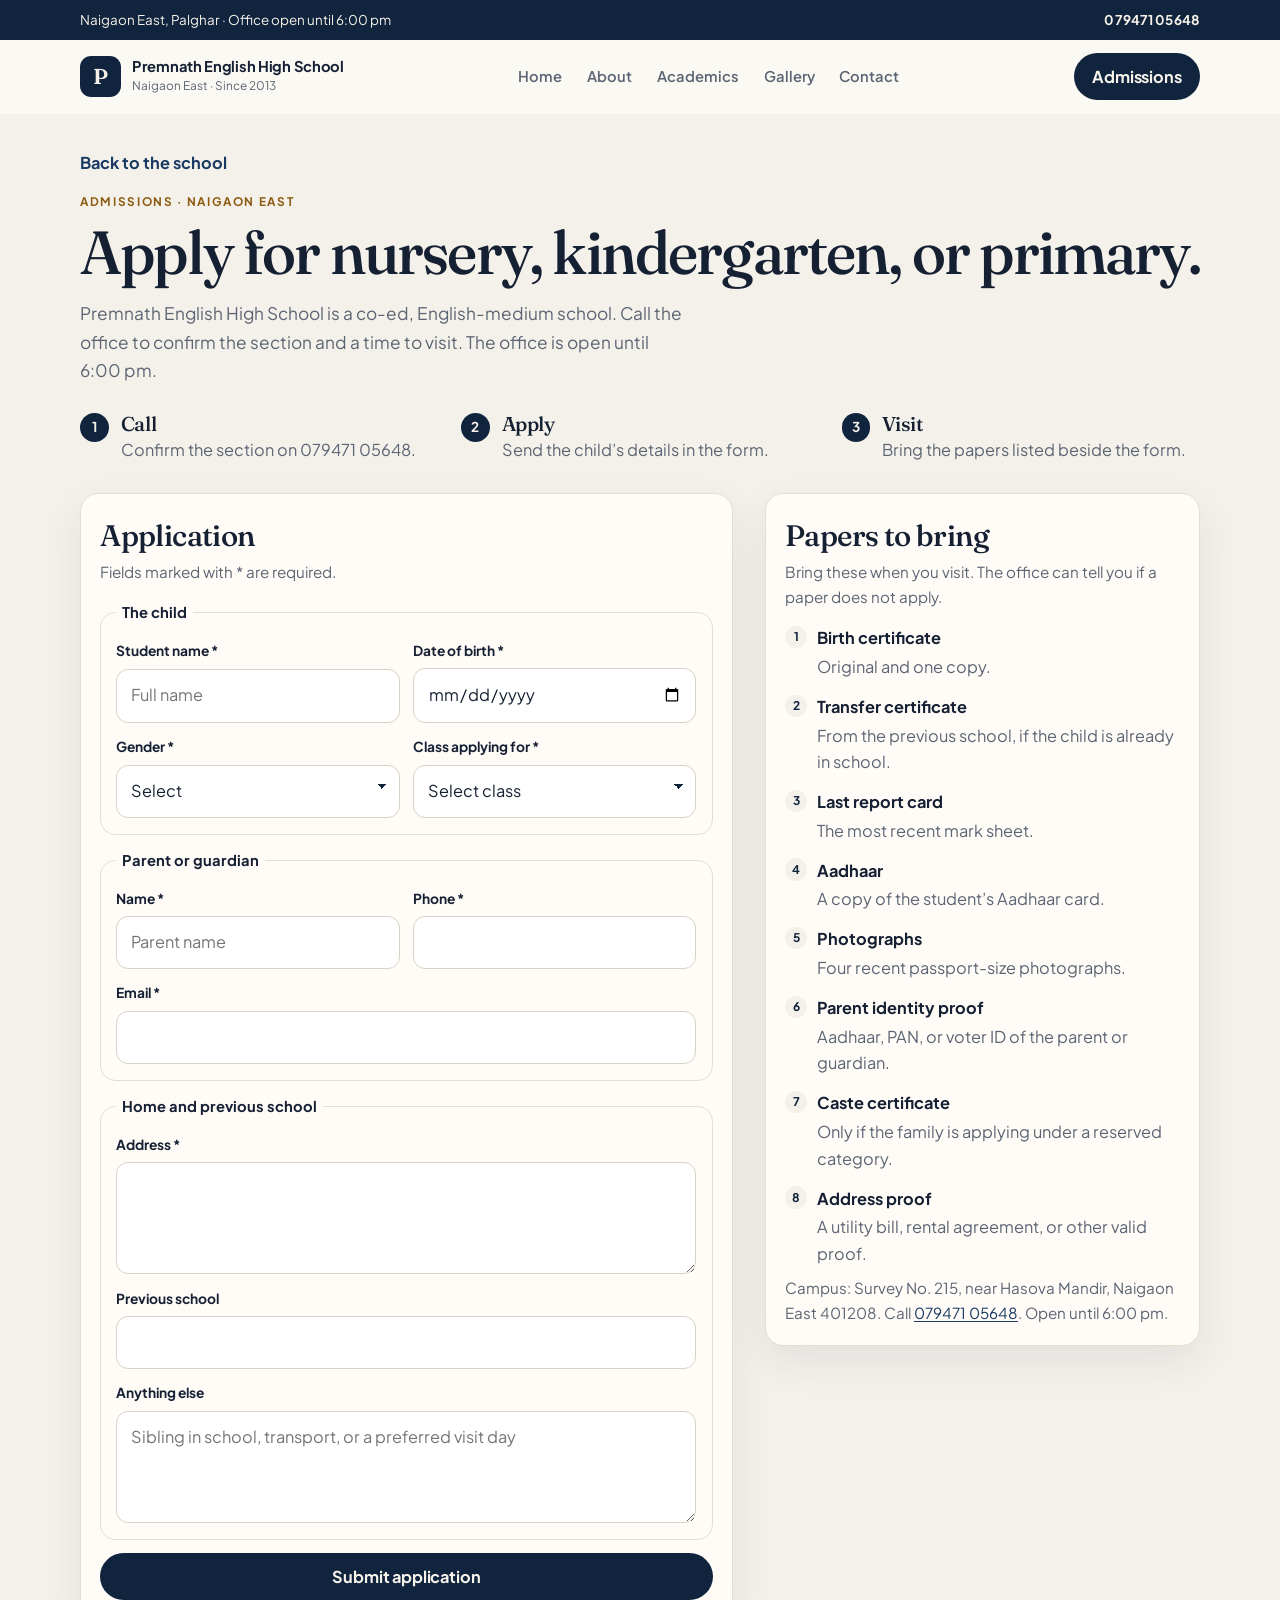
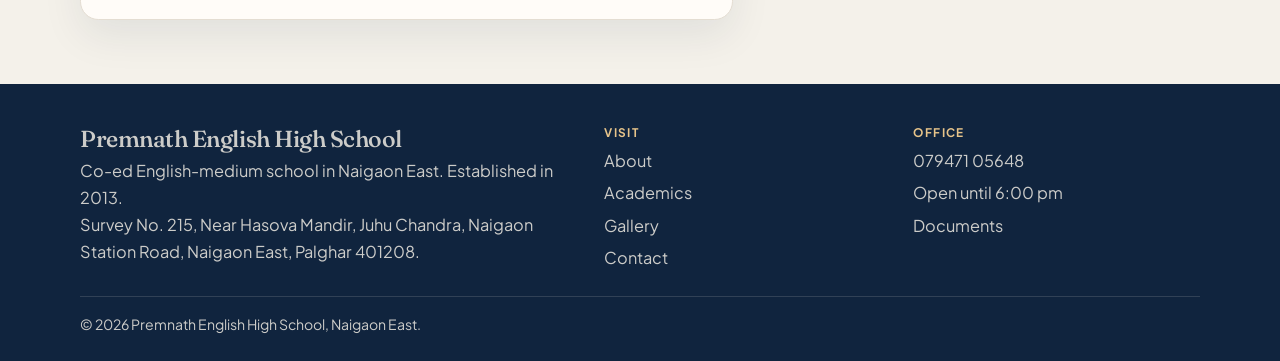
<file: admissions.html>
<!DOCTYPE html>
<html lang="en">
<head>
  <meta charset="UTF-8">
  <meta name="viewport" content="width=device-width, initial-scale=1.0">
  <meta name="theme-color" content="#10243e">
  <title>Admissions | Premnath English High School</title>
  <meta name="description" content="Apply to Premnath English High School, Survey No. 215, Near Hasova Mandir, Naigaon East, Palghar 401208.">
  <link rel="icon" href="data:image/svg+xml,%3Csvg xmlns='http://www.w3.org/2000/svg' viewBox='0 0 32 32'%3E%3Crect width='32' height='32' rx='7' fill='%2310243e'/%3E%3Ctext x='16' y='22' text-anchor='middle' font-family='Georgia,serif' font-size='16' fill='%23f6f3ec'%3EP%3C/text%3E%3C/svg%3E">
  <link rel="preconnect" href="https://fonts.googleapis.com">
  <link rel="preconnect" href="https://fonts.gstatic.com" crossorigin>
  <link href="https://fonts.googleapis.com/css2?family=Fraunces:opsz,wght@9..144,520;9..144,620&family=Plus+Jakarta+Sans:ital,wght@0,400;0,500;0,600;0,700;1,400&display=swap" rel="stylesheet">
  <link rel="stylesheet" href="css/styles.css">
</head>
<body>
  <a class="skip" href="#main">Skip to content</a>

  <div class="topbar">
    <div class="wrap topbar-inner">
      <p>Naigaon East, Palghar · Office open until 6:00 pm</p>
      <a href="tel:+917947105648">079471 05648</a>
    </div>
  </div>

  <header class="mast" data-header>
    <div class="wrap mast-inner">
      <a class="brand" href="index.html">
        <span class="mark" aria-hidden="true">P</span>
        <span class="brand-text">
          <span class="brand-name">Premnath English High School</span>
          <span class="brand-tag">Naigaon East · Since 2013</span>
        </span>
      </a>
      <nav class="nav-desktop" aria-label="Primary">
        <a class="nav-link" href="index.html#home">Home</a>
        <a class="nav-link" href="index.html#about">About</a>
        <a class="nav-link" href="index.html#academics">Academics</a>
        <a class="nav-link" href="index.html#gallery">Gallery</a>
        <a class="nav-link" href="index.html#contact">Contact</a>
      </nav>
      <div class="header-actions">
        <a class="btn btn-primary desktop-cta" href="admissions.html" aria-current="page">Admissions</a>
        <button class="menu-toggle" type="button" data-menu aria-expanded="false" aria-controls="mobile-nav" aria-label="Open menu">
          <span class="menu-bars" aria-hidden="true"></span>
        </button>
      </div>
    </div>
    <div class="nav-mobile" id="mobile-nav" data-mobile-nav>
      <nav class="nav-mobile-inner" aria-label="Mobile">
        <a class="nav-link" href="index.html#home">Home</a>
        <a class="nav-link" href="index.html#about">About</a>
        <a class="nav-link" href="index.html#academics">Academics</a>
        <a class="nav-link" href="index.html#gallery">Gallery</a>
        <a class="nav-link" href="index.html#contact">Contact</a>
        <a class="btn btn-primary btn-block" href="#application" aria-current="page">Admissions</a>
      </nav>
    </div>
  </header>

  <main class="page" id="main">
    <div class="wrap">
      <div data-admission-thanks hidden>
        <div class="success">
          <p class="eyebrow">Received</p>
          <h1>Application received.</h1>
          <p class="lede">Thank you. The application has been sent to the school office. You can also call 079471 05648. The office is open until 6:00 pm.</p>
          <a class="btn btn-primary" href="index.html">Back to the school</a>
        </div>
      </div>

      <div data-admission-form>
        <a class="back-link" href="index.html">Back to the school</a>
        <p class="eyebrow">Admissions · Naigaon East</p>
        <h1>Apply for nursery, kindergarten, or primary.</h1>
        <p class="lede">Premnath English High School is a co-ed, English-medium school. Call the office to confirm the section and a time to visit. The office is open until 6:00 pm.</p>

        <ol class="steps steps-page">
          <li>
            <span>1</span>
            <div>
              <h2>Call</h2>
              <p>Confirm the section on 079471 05648.</p>
            </div>
          </li>
          <li>
            <span>2</span>
            <div>
              <h2>Apply</h2>
              <p>Send the child’s details in the form.</p>
            </div>
          </li>
          <li>
            <span>3</span>
            <div>
              <h2>Visit</h2>
              <p>Bring the papers listed beside the form.</p>
            </div>
          </li>
        </ol>

        <div class="page-grid">
          <form class="form-card" id="application" action="php/send.php" method="post">
            <h2 class="form-head">Application</h2>
            <p class="form-note">Fields marked with * are required.</p>
            <p class="banner-err" data-form-error role="alert">The application could not be sent. Call 079471 05648, or try again after the school mailbox is set.</p>
            <input type="hidden" name="form_type" value="admission">
            <p class="hp"><label>Company<input type="text" name="company" tabindex="-1" autocomplete="off"></label></p>
            <div class="fields">
              <fieldset class="fieldset">
                <legend>The child</legend>
                <div class="fields fields-2">
                  <div class="field">
                    <label for="student_name">Student name *</label>
                    <input id="student_name" name="student_name" required autocomplete="name" placeholder="Full name">
                  </div>
                  <div class="field">
                    <label for="date_of_birth">Date of birth *</label>
                    <input id="date_of_birth" name="date_of_birth" type="date" required>
                  </div>
                </div>
                <div class="fields fields-2">
                  <div class="field">
                    <label for="gender">Gender *</label>
                    <select id="gender" name="gender" required>
                      <option value="">Select</option>
                      <option value="male">Male</option>
                      <option value="female">Female</option>
                      <option value="other">Other</option>
                    </select>
                  </div>
                  <div class="field">
                    <label for="class_applying">Class applying for *</label>
                    <select id="class_applying" name="class_applying" required>
                      <option value="">Select class</option>
                      <option>Nursery</option>
                      <option>Kindergarten</option>
                      <option>Primary</option>
                      <option>Other</option>
                    </select>
                  </div>
                </div>
              </fieldset>

              <fieldset class="fieldset">
                <legend>Parent or guardian</legend>
                <div class="fields fields-2">
                  <div class="field">
                    <label for="parent_name">Name *</label>
                    <input id="parent_name" name="parent_name" required autocomplete="name" placeholder="Parent name">
                  </div>
                  <div class="field">
                    <label for="phone">Phone *</label>
                    <input id="phone" name="phone" type="tel" required autocomplete="tel">
                  </div>
                </div>
                <div class="field">
                  <label for="email">Email *</label>
                  <input id="email" name="email" type="email" required autocomplete="email">
                </div>
              </fieldset>

              <fieldset class="fieldset">
                <legend>Home and previous school</legend>
                <div class="field">
                  <label for="address">Address *</label>
                  <textarea id="address" name="address" rows="3" required></textarea>
                </div>
                <div class="field">
                  <label for="previous_school">Previous school</label>
                  <input id="previous_school" name="previous_school">
                </div>
                <div class="field">
                  <label for="additional_info">Anything else</label>
                  <textarea id="additional_info" name="additional_info" rows="3" placeholder="Sibling in school, transport, or a preferred visit day"></textarea>
                </div>
              </fieldset>

              <button class="btn btn-primary btn-block" type="submit" data-loading="Submitting...">Submit application</button>
            </div>
          </form>

          <aside class="doc-card" id="documents">
            <h2>Papers to bring</h2>
            <p class="form-note">Bring these when you visit. The office can tell you if a paper does not apply.</p>
            <ol class="doc-list">
              <li><strong>Birth certificate</strong><span>Original and one copy.</span></li>
              <li><strong>Transfer certificate</strong><span>From the previous school, if the child is already in school.</span></li>
              <li><strong>Last report card</strong><span>The most recent mark sheet.</span></li>
              <li><strong>Aadhaar</strong><span>A copy of the student’s Aadhaar card.</span></li>
              <li><strong>Photographs</strong><span>Four recent passport-size photographs.</span></li>
              <li><strong>Parent identity proof</strong><span>Aadhaar, PAN, or voter ID of the parent or guardian.</span></li>
              <li><strong>Caste certificate</strong><span>Only if the family is applying under a reserved category.</span></li>
              <li><strong>Address proof</strong><span>A utility bill, rental agreement, or other valid proof.</span></li>
            </ol>
            <p class="doc-note">Campus: Survey No. 215, near Hasova Mandir, Naigaon East 401208. Call <a href="tel:+917947105648">079471 05648</a>. Open until 6:00 pm.</p>
          </aside>
        </div>
      </div>
    </div>
  </main>

  <footer class="site-footer">
    <div class="wrap">
      <div class="footer-grid">
        <div>
          <p class="footer-name">Premnath English High School</p>
          <p>Co-ed English-medium school in Naigaon East. Established in 2013.</p>
          <p>Survey No. 215, Near Hasova Mandir, Juhu Chandra, Naigaon Station Road, Naigaon East, Palghar 401208.</p>
        </div>
        <div>
          <h2>Visit</h2>
          <ul>
            <li><a href="index.html#about">About</a></li>
            <li><a href="index.html#academics">Academics</a></li>
            <li><a href="index.html#gallery">Gallery</a></li>
            <li><a href="index.html#contact">Contact</a></li>
          </ul>
        </div>
        <div>
          <h2>Office</h2>
          <ul>
            <li><a href="tel:+917947105648">079471 05648</a></li>
            <li>Open until 6:00 pm</li>
            <li><a href="#documents">Documents</a></li>
          </ul>
        </div>
      </div>
      <p class="fine">© <span data-year>2026</span> Premnath English High School, Naigaon East.</p>
    </div>
  </footer>

  <nav class="mobile-dock" aria-label="Quick actions">
    <a href="tel:+917947105648">Call office</a>
    <a class="dock-primary" href="#application">Application</a>
  </nav>

  <script src="js/main.js"></script>
</body>
</html>
</file>
<file: css/styles.css>
:root {
  --paper: #f4f1ea;
  --paper-2: #fbf9f5;
  --card: #fffcf8;
  --ink: #162033;
  --muted: #5c6573;
  --navy: #10243e;
  --navy-2: #1b3a63;
  --gold: #8d5b12;
  --line: #e4ddd2;
  --shadow: 0 16px 40px rgba(16, 36, 62, 0.08);
  --header-h: 4.6rem;
  --dock-h: 4.4rem;
  --font-display: "Fraunces", Georgia, serif;
  --font-body: "Plus Jakarta Sans", system-ui, sans-serif;
  --radius: 1.15rem;
}

*,
*::before,
*::after {
  box-sizing: border-box;
}

html {
  scroll-behavior: smooth;
}

section[id],
#documents,
#application {
  scroll-margin-top: 6.5rem;
}

body {
  margin: 0;
  color: var(--ink);
  background: var(--paper);
  font-family: var(--font-body);
  font-size: 1.02rem;
  line-height: 1.65;
  padding-bottom: calc(var(--dock-h) + env(safe-area-inset-bottom));
}

body.nav-open {
  overflow: hidden;
}

body.nav-open .mobile-dock {
  visibility: hidden;
}

img {
  max-width: 100%;
  display: block;
}

a {
  color: inherit;
  text-decoration: none;
}

button,
input,
select,
textarea {
  font: inherit;
}

h1, h2, h3, h4, p, ol, ul, dl, dd {
  margin: 0;
}

.skip {
  position: absolute;
  left: 1rem;
  top: -4rem;
  background: var(--navy);
  color: white;
  padding: 0.6rem 0.9rem;
  z-index: 50;
  border-radius: 0.45rem;
}

.skip:focus {
  top: 1rem;
}

.wrap {
  width: min(1120px, calc(100% - 2rem));
  margin-inline: auto;
}

.eyebrow {
  color: var(--gold);
  font-size: 0.74rem;
  font-weight: 700;
  letter-spacing: 0.14em;
  text-transform: uppercase;
}

.topbar {
  background: var(--navy);
  color: #f6f1e8;
  font-size: 0.84rem;
}

.topbar-inner {
  display: flex;
  justify-content: space-between;
  gap: 0.6rem 1.2rem;
  flex-wrap: wrap;
  padding: 0.55rem 0;
}

.topbar a {
  font-weight: 700;
  letter-spacing: 0.01em;
}

.topbar a:hover {
  color: #f3d7a4;
}

.mast {
  position: sticky;
  top: 0;
  z-index: 30;
  background: rgba(251, 249, 245, 0.94);
  backdrop-filter: blur(16px);
  border-bottom: 1px solid transparent;
}

.mast.is-scrolled {
  border-bottom-color: var(--line);
  box-shadow: 0 10px 28px rgba(16, 36, 62, 0.06);
}

.mast-inner {
  min-height: var(--header-h);
  display: flex;
  align-items: center;
  justify-content: space-between;
  gap: 1rem;
}

.brand {
  display: flex;
  align-items: center;
  gap: 0.7rem;
  min-width: 0;
}

.mark {
  flex: none;
  width: 2.55rem;
  height: 2.55rem;
  display: grid;
  place-items: center;
  border-radius: 0.7rem;
  background: var(--navy);
  color: #f6f1e8;
  font-family: var(--font-display);
  font-size: 1.35rem;
  font-weight: 620;
}

.brand-text {
  display: grid;
  min-width: 0;
}

.brand-name {
  font-weight: 700;
  font-size: 0.92rem;
  line-height: 1.2;
  letter-spacing: -0.02em;
}

.brand-tag {
  color: var(--muted);
  font-size: 0.74rem;
}

.nav-desktop {
  display: none;
  align-items: center;
  gap: 0.25rem;
}

.nav-link {
  font-size: 0.92rem;
  font-weight: 600;
  color: var(--muted);
  padding: 0.45rem 0.65rem;
  border-radius: 999px;
}

.nav-link:hover,
.nav-link:focus-visible,
.nav-link.is-current {
  color: var(--ink);
  background: rgba(16, 36, 62, 0.06);
}

.header-actions {
  display: flex;
  align-items: center;
  gap: 0.55rem;
}

.btn.desktop-cta {
  display: none;
}

.menu-toggle {
  width: 2.7rem;
  height: 2.7rem;
  display: grid;
  place-items: center;
  border: 1px solid var(--line);
  border-radius: 0.75rem;
  background: var(--card);
  cursor: pointer;
}

.menu-bars,
.menu-bars::before,
.menu-bars::after {
  display: block;
  width: 1.05rem;
  height: 1.5px;
  background: var(--ink);
  border-radius: 2px;
  position: relative;
  transition: transform 0.2s ease;
}

.menu-bars::before,
.menu-bars::after {
  content: "";
  position: absolute;
  left: 0;
}

.menu-bars::before {
  top: -5px;
}

.menu-bars::after {
  top: 5px;
}

.menu-toggle[aria-expanded="true"] .menu-bars {
  background: transparent;
}

.menu-toggle[aria-expanded="true"] .menu-bars::before {
  top: 0;
  transform: rotate(45deg);
}

.menu-toggle[aria-expanded="true"] .menu-bars::after {
  top: 0;
  transform: rotate(-45deg);
}

.nav-mobile {
  display: none;
  border-top: 1px solid var(--line);
  background: var(--paper-2);
}

.nav-mobile.is-open {
  display: block;
}

.nav-mobile-inner {
  width: min(1120px, calc(100% - 2rem));
  margin-inline: auto;
  display: grid;
  gap: 0.2rem;
  padding: 0.7rem 0 1rem;
}

.nav-mobile .nav-link {
  padding: 0.7rem 0.7rem;
  font-size: 1.05rem;
  color: var(--ink);
}

.btn {
  display: inline-flex;
  align-items: center;
  justify-content: center;
  gap: 0.4rem;
  border: 0;
  border-radius: 999px;
  padding: 0.85rem 1.15rem;
  font-weight: 700;
  letter-spacing: -0.01em;
  cursor: pointer;
  line-height: 1.2;
  min-height: 2.75rem;
}

.btn:disabled {
  opacity: 0.7;
  cursor: wait;
}

.btn-primary {
  background: var(--navy);
  color: #f7f3eb;
}

.btn-primary:hover {
  background: var(--navy-2);
}

.btn-secondary {
  background: var(--card);
  color: var(--navy);
  box-shadow: inset 0 0 0 1.5px var(--line);
}

.btn-secondary:hover {
  background: #fff;
}

.btn-light {
  background: #f6f1e8;
  color: var(--navy);
}

.btn-light:hover {
  background: #fff;
}

.btn-block {
  width: 100%;
}

.text-link {
  color: var(--navy-2);
  font-weight: 700;
  text-decoration: underline;
  text-underline-offset: 0.18em;
}

.hero {
  padding: 2.4rem 0 1.4rem;
}

.hero-grid,
.about-grid,
.contact-grid,
.page-grid {
  display: grid;
  gap: 1.25rem;
}

.lede {
  max-width: 38rem;
  margin-top: 0.9rem;
  color: var(--muted);
  font-size: 1.08rem;
}

h1 {
  margin-top: 0.55rem;
  font-family: var(--font-display);
  font-size: clamp(2.5rem, 6.4vw, 4.5rem);
  font-weight: 520;
  line-height: 1.05;
  letter-spacing: -0.03em;
}

h2,
.form-head,
.stage-body h3,
.info-card h3,
.steps h3,
.steps h2,
.footer-name {
  font-family: var(--font-display);
  font-weight: 520;
  letter-spacing: -0.02em;
  line-height: 1.12;
}

h2 {
  margin-top: 0.35rem;
  font-size: clamp(1.9rem, 3.6vw, 2.8rem);
}

.hero-actions {
  display: flex;
  flex-wrap: wrap;
  gap: 0.65rem;
  margin-top: 1.4rem;
}

.hero-points {
  list-style: none;
  padding: 0;
  margin-top: 1.15rem;
  display: grid;
  gap: 0.35rem;
  color: var(--ink);
  font-weight: 500;
}

.hero-points li {
  padding-left: 1rem;
  position: relative;
}

.hero-points li::before {
  content: "";
  width: 0.4rem;
  height: 0.4rem;
  border-radius: 99px;
  background: var(--gold);
  position: absolute;
  left: 0;
  top: 0.55rem;
}

.hero-panel {
  display: grid;
  gap: 0.75rem;
}

.hero-photo,
.stage-photo,
.shot {
  position: relative;
  display: block;
  width: 100%;
  padding: 0;
  border: 0;
  overflow: hidden;
  cursor: zoom-in;
  color: white;
  text-align: left;
  background: #d7d0c4;
}

.hero-photo,
.stage-card,
.visit-card,
.info-card,
.form-card,
.doc-card,
.success,
.apply-band {
  border: 1px solid var(--line);
  border-radius: var(--radius);
  box-shadow: var(--shadow);
}

.hero-photo img,
.stage-photo img,
.shot img {
  width: 100%;
  height: 100%;
  object-fit: cover;
  transition: transform 0.45s ease;
}

.hero-photo img {
  height: 250px;
}

.hero-photo:hover img,
.stage-photo:hover img,
.shot:hover img {
  transform: scale(1.04);
}

.hero-photo span,
.stage-photo span,
.shot span {
  position: absolute;
  left: 0.7rem;
  bottom: 0.7rem;
  max-width: calc(100% - 1.4rem);
  background: rgba(16, 36, 62, 0.86);
  color: #f6f1e8;
  border-radius: 999px;
  padding: 0.38rem 0.75rem;
  font-size: 0.82rem;
  font-weight: 700;
}

.visit-card {
  display: grid;
  gap: 0.4rem;
  padding: 1rem 1.05rem 1.05rem;
  background: var(--navy);
  color: #f6f1e8;
  border-color: var(--navy);
}

.visit-card .eyebrow {
  color: #e7c48a;
}

.visit-address {
  font-weight: 600;
  line-height: 1.45;
}

.visit-card .text-link {
  color: #f3d7a4;
}

.facts {
  padding: 0.4rem 0 0.2rem;
}

.fact-row {
  display: grid;
  grid-template-columns: 1fr 1fr;
  gap: 0.75rem 1rem;
  padding: 1.1rem 0 0.2rem;
  border-top: 1px solid var(--line);
  border-bottom: 1px solid var(--line);
}

.fact-row dt {
  color: var(--gold);
  font-size: 0.72rem;
  font-weight: 700;
  letter-spacing: 0.12em;
  text-transform: uppercase;
}

.fact-row dd {
  margin-top: 0.15rem;
  font-weight: 700;
  letter-spacing: -0.02em;
}

.section {
  padding: 4.2rem 0;
}

.section-tint {
  background:
    linear-gradient(180deg, rgba(16, 36, 62, 0.035), rgba(16, 36, 62, 0.035));
}

.section-intro {
  max-width: 40rem;
  margin-bottom: 1.5rem;
}

.section-intro-row {
  max-width: none;
}

.section-intro-row p:last-child,
.band-copy,
.about-copy p,
.info-card p,
.stage-body p,
.doc-list span,
.form-note,
.doc-note,
.steps p {
  color: var(--muted);
}

.about-copy {
  display: grid;
  gap: 0.85rem;
}

.pull {
  font-family: var(--font-display);
  font-size: clamp(1.35rem, 2.2vw, 1.7rem);
  font-weight: 520;
  line-height: 1.28;
  color: var(--ink);
}

.stage-grid {
  display: grid;
  gap: 0.9rem;
}

.stage-card {
  background: var(--card);
  overflow: hidden;
}

.stage-photo img {
  height: 190px;
}

.stage-body {
  padding: 1rem 1.05rem 1.15rem;
}

.stage-index {
  color: var(--gold);
  font-family: var(--font-display);
  font-size: 1.15rem;
}

.stage-body h3 {
  font-size: 1.7rem;
  margin: 0.1rem 0 0.4rem;
}

.apply-band {
  background: var(--navy);
  color: #f6f1e8;
  padding: 1.4rem 1.15rem 1.3rem;
  display: grid;
  gap: 1.2rem;
}

.apply-band .eyebrow {
  color: #e7c48a;
}

.apply-band h2 {
  color: #f6f1e8;
}

.apply-band .band-copy,
.apply-band .steps p {
  margin-top: 0.35rem;
  color: rgba(246, 241, 232, 0.82);
}

.apply-copy {
  display: grid;
  justify-items: start;
  gap: 0.35rem;
  align-content: center;
}

.apply-copy .btn {
  margin-top: 0.85rem;
}

.steps {
  list-style: none;
  padding: 0;
  display: grid;
  gap: 0.85rem;
}

.steps li {
  display: grid;
  grid-template-columns: auto 1fr;
  gap: 0.75rem;
  align-items: start;
}

.steps span {
  width: 1.8rem;
  height: 1.8rem;
  display: grid;
  place-items: center;
  border-radius: 999px;
  background: rgba(246, 241, 232, 0.12);
  color: #e7c48a;
  font-weight: 700;
  font-size: 0.85rem;
}

.steps h3,
.steps h2 {
  font-size: 1.2rem;
  color: inherit;
  margin: 0;
}

.steps-page {
  margin-top: 1.6rem;
  padding: 0.2rem 0 0.4rem;
}

.steps-page span {
  background: var(--navy);
  color: #f6f1e8;
}

.steps-page h2 {
  font-size: 1.25rem;
}

.steps-page p {
  margin-top: 0.1rem;
}

.filter-row {
  display: flex;
  flex-wrap: wrap;
  gap: 0.45rem;
}

.filter-btn {
  border: 1px solid var(--line);
  background: var(--card);
  color: var(--ink);
  border-radius: 999px;
  padding: 0.5rem 0.9rem;
  font: inherit;
  font-weight: 700;
  cursor: pointer;
  min-height: 2.5rem;
}

.filter-btn.is-active {
  background: var(--navy);
  border-color: var(--navy);
  color: #f6f1e8;
}

.gallery-count {
  margin: 0.75rem 0;
  color: var(--muted);
  font-size: 0.92rem;
}

.gallery-grid {
  display: grid;
  gap: 0.7rem;
}

.shot {
  height: 210px;
  border-radius: 1rem;
}

.shot[hidden] {
  display: none;
}

.info-card,
.form-card,
.doc-card,
.success {
  background: var(--card);
  padding: 1.2rem;
}

.info-card h3,
.form-head,
.doc-card h2 {
  font-size: 1.85rem;
}

.form-note,
.doc-note {
  margin-top: 0.45rem;
  font-size: 0.95rem;
}

.info-list {
  display: grid;
  gap: 0.7rem;
  margin: 1rem 0;
}

.info-list dt {
  color: var(--gold);
  font-size: 0.72rem;
  font-weight: 700;
  letter-spacing: 0.12em;
  text-transform: uppercase;
}

.info-list dd {
  font-weight: 700;
}

.info-list a,
.doc-note a {
  color: var(--navy-2);
  text-decoration: underline;
  text-underline-offset: 0.16em;
}

.map-frame {
  margin-top: 1rem;
  border: 1px solid var(--line);
  width: 100%;
  height: 300px;
  border-radius: var(--radius);
  background: #e7e0d4;
}

.fields {
  display: grid;
  gap: 0.85rem;
  margin-top: 1rem;
}

.fieldset {
  margin: 0;
  padding: 0.95rem 0.95rem 1rem;
  border: 1px solid var(--line);
  border-radius: 0.95rem;
  display: grid;
  gap: 0.85rem;
}

.fieldset .fields {
  margin-top: 0;
}

.fieldset legend {
  padding: 0 0.35rem;
  font-weight: 700;
  font-size: 0.92rem;
}

.field {
  display: grid;
  gap: 0.35rem;
}

.field label {
  font-size: 0.86rem;
  font-weight: 700;
}

input,
select,
textarea {
  width: 100%;
  border: 1px solid #d9d2c6;
  background: #fff;
  color: var(--ink);
  border-radius: 0.75rem;
  padding: 0.75rem 0.85rem;
  min-height: 2.85rem;
}

textarea {
  min-height: 7rem;
  resize: vertical;
}

select {
  appearance: none;
  background-image: linear-gradient(45deg, transparent 50%, var(--navy) 50%), linear-gradient(135deg, var(--navy) 50%, transparent 50%);
  background-position: calc(100% - 1.05rem) 1.15rem, calc(100% - 0.75rem) 1.15rem;
  background-size: 0.32rem 0.32rem, 0.32rem 0.32rem;
  background-repeat: no-repeat;
}

input:user-invalid,
select:user-invalid,
textarea:user-invalid {
  border-color: #b42318;
}

input:focus-visible,
select:focus-visible,
textarea:focus-visible,
.btn:focus-visible,
.menu-toggle:focus-visible,
.nav-link:focus-visible,
.filter-btn:focus-visible,
.shot:focus-visible,
.hero-photo:focus-visible,
.stage-photo:focus-visible,
.lightbox-close:focus-visible,
.lightbox-arrow:focus-visible,
.visit-card:focus-visible,
.mobile-dock a:focus-visible {
  outline: 2px solid var(--navy-2);
  outline-offset: 2px;
}

.hp {
  position: absolute;
  left: -10000px;
  height: 0;
  overflow: hidden;
}

.form-card,
.doc-card {
  position: relative;
}

.banner-ok,
.banner-err {
  display: none;
  margin-top: 0.85rem;
  padding: 0.75rem 0.85rem;
  border-radius: 0.75rem;
  font-size: 0.95rem;
}

.banner-ok {
  background: #e7f3ea;
  color: #1c4a32;
}

.banner-err {
  background: #fde8e2;
  color: #8a3418;
}

.banner-ok.is-visible,
.banner-err.is-visible {
  display: block;
}

.site-footer {
  background: var(--navy);
  color: #f6f1e8;
  padding: 2.6rem 0 1.5rem;
}

.footer-grid {
  display: grid;
  gap: 1.4rem;
}

.footer-name {
  font-size: 1.45rem;
  margin-bottom: 0.4rem;
}

.site-footer h2 {
  font-family: var(--font-body);
  font-size: 0.74rem;
  font-weight: 700;
  letter-spacing: 0.12em;
  text-transform: uppercase;
  color: #e7c48a;
  margin: 0 0 0.55rem;
}

.site-footer ul {
  list-style: none;
  padding: 0;
  display: grid;
  gap: 0.35rem;
}

.site-footer a:hover {
  color: #f3d7a4;
}

.site-footer p,
.site-footer li {
  color: rgba(246, 241, 232, 0.82);
}

.fine {
  margin-top: 1.5rem;
  padding-top: 1rem;
  border-top: 1px solid rgba(246, 241, 232, 0.14);
  font-size: 0.88rem;
}

.page {
  padding: 2.2rem 0 4rem;
}

.back-link {
  display: inline-flex;
  margin-bottom: 1rem;
  color: var(--navy-2);
  font-weight: 700;
}

.page h1 {
  font-size: clamp(2.3rem, 5.4vw, 3.8rem);
}

.page-grid {
  margin-top: 1.4rem;
}

.doc-list {
  list-style: none;
  padding: 0;
  display: grid;
  gap: 0.8rem;
  margin-top: 1rem;
  counter-reset: docs;
}

.doc-list li {
  display: grid;
  gap: 0.12rem;
  padding-left: 2rem;
  position: relative;
}

.doc-list li::before {
  counter-increment: docs;
  content: counter(docs);
  position: absolute;
  left: 0;
  top: 0.05rem;
  width: 1.4rem;
  height: 1.4rem;
  display: grid;
  place-items: center;
  border-radius: 999px;
  background: var(--paper);
  color: var(--navy);
  font-size: 0.75rem;
  font-weight: 700;
}

.success h1 {
  margin-top: 0.35rem;
}

.success .btn {
  margin-top: 1.3rem;
}

.lightbox {
  position: fixed;
  inset: 0;
  z-index: 80;
  display: none;
  align-items: center;
  justify-content: center;
  padding: 1.1rem 4rem;
  background: rgba(10, 18, 32, 0.88);
}

.lightbox.is-open {
  display: flex;
}

.lightbox-card {
  width: min(880px, 100%);
  background: var(--paper-2);
  color: var(--ink);
  border-radius: 1.1rem;
  overflow: hidden;
}

.lightbox-card img {
  width: 100%;
  max-height: 68vh;
  object-fit: cover;
  background: #d7d0c4;
}

.lightbox-copy {
  padding: 0.95rem 1.1rem 1.15rem;
}

.lightbox-copy p {
  color: var(--muted);
}

.lightbox-copy h3 {
  margin: 0.15rem 0 0.35rem;
  font-family: var(--font-display);
  font-size: 1.7rem;
  font-weight: 520;
}

.lightbox-close,
.lightbox-arrow {
  position: absolute;
  border: 0;
  background: #f6f1e8;
  color: var(--navy);
  cursor: pointer;
  font-size: 1.7rem;
  line-height: 1;
}

.lightbox-close {
  top: 1rem;
  right: 1rem;
  width: 2.6rem;
  height: 2.6rem;
  border-radius: 999px;
}

.lightbox-arrow {
  top: 50%;
  width: 2.75rem;
  height: 2.75rem;
  border-radius: 999px;
  transform: translateY(-50%);
}

.lightbox-prev {
  left: 0.7rem;
}

.lightbox-next {
  right: 0.7rem;
}

.mobile-dock {
  position: fixed;
  left: 0;
  right: 0;
  bottom: 0;
  z-index: 35;
  display: grid;
  grid-template-columns: 1fr 1fr;
  gap: 0.5rem;
  padding: 0.55rem 0.75rem calc(0.55rem + env(safe-area-inset-bottom));
  background: rgba(251, 249, 245, 0.96);
  border-top: 1px solid var(--line);
  backdrop-filter: blur(12px);
}

.mobile-dock a {
  display: grid;
  place-items: center;
  min-height: 2.75rem;
  border-radius: 999px;
  font-weight: 700;
  background: var(--card);
  box-shadow: inset 0 0 0 1.5px var(--line);
}

.mobile-dock .dock-primary {
  background: var(--navy);
  color: #f7f3eb;
  box-shadow: none;
}

@media (min-width: 720px) {
  .fact-row,
  .fields-2,
  .footer-grid,
  .stage-grid,
  .steps-page {
    grid-template-columns: 1fr 1fr;
  }

  .footer-grid {
    grid-template-columns: 1.4fr 0.8fr 0.8fr;
  }

  .gallery-grid {
    grid-template-columns: 1fr 1fr;
  }

  .steps-page {
    gap: 1rem 1.4rem;
  }

  .stage-grid {
    grid-template-columns: 1fr;
  }
}

@media (min-width: 960px) {
  .hero-grid,
  .about-grid,
  .contact-grid,
  .page-grid {
    grid-template-columns: 1.15fr 0.85fr;
    align-items: start;
    gap: 2rem;
  }

  .page-grid {
    grid-template-columns: 1.2fr 0.8fr;
    align-items: start;
  }

  .hero {
    padding: 3.4rem 0 1.6rem;
  }

  .hero-photo img {
    height: 340px;
  }

  .fact-row {
    grid-template-columns: repeat(4, 1fr);
    padding: 1.25rem 0;
  }

  .stage-grid {
    grid-template-columns: repeat(3, 1fr);
  }

  .steps-page {
    grid-template-columns: repeat(3, 1fr);
  }

  .section-intro-row {
    display: grid;
    grid-template-columns: 1.1fr 0.9fr;
    gap: 1.5rem;
    align-items: end;
  }

  .section-intro-row h2 {
    margin-top: 0.3rem;
  }

  .apply-band {
    grid-template-columns: 0.85fr 1.15fr;
    align-items: center;
    padding: 1.7rem 1.6rem;
    gap: 2rem;
  }

  .gallery-grid {
    grid-template-columns: repeat(3, 1fr);
  }

  .gallery-grid.is-mixed .shot-feature {
    grid-column: span 2;
    height: 280px;
  }

  .doc-card {
    position: sticky;
    top: 6.2rem;
  }
}

@media (min-width: 1080px) {
  .nav-desktop {
    display: flex;
  }

  .btn.desktop-cta {
    display: inline-flex;
  }

  .menu-toggle,
  .nav-mobile,
  .nav-mobile.is-open,
  .mobile-dock {
    display: none;
  }

  body {
    padding-bottom: 0;
  }
}

@media (max-width: 700px) {
  .lightbox {
    padding: 0.7rem 0.4rem;
  }

  .lightbox-prev {
    left: 0.25rem;
  }

  .lightbox-next {
    right: 0.25rem;
  }

  .brand-tag {
    display: none;
  }
}

@media (prefers-reduced-motion: reduce) {
  html {
    scroll-behavior: auto;
  }

  .hero-photo img,
  .stage-photo img,
  .shot img,
  .menu-bars,
  .menu-bars::before,
  .menu-bars::after {
    transition: none;
  }
}
</file>
